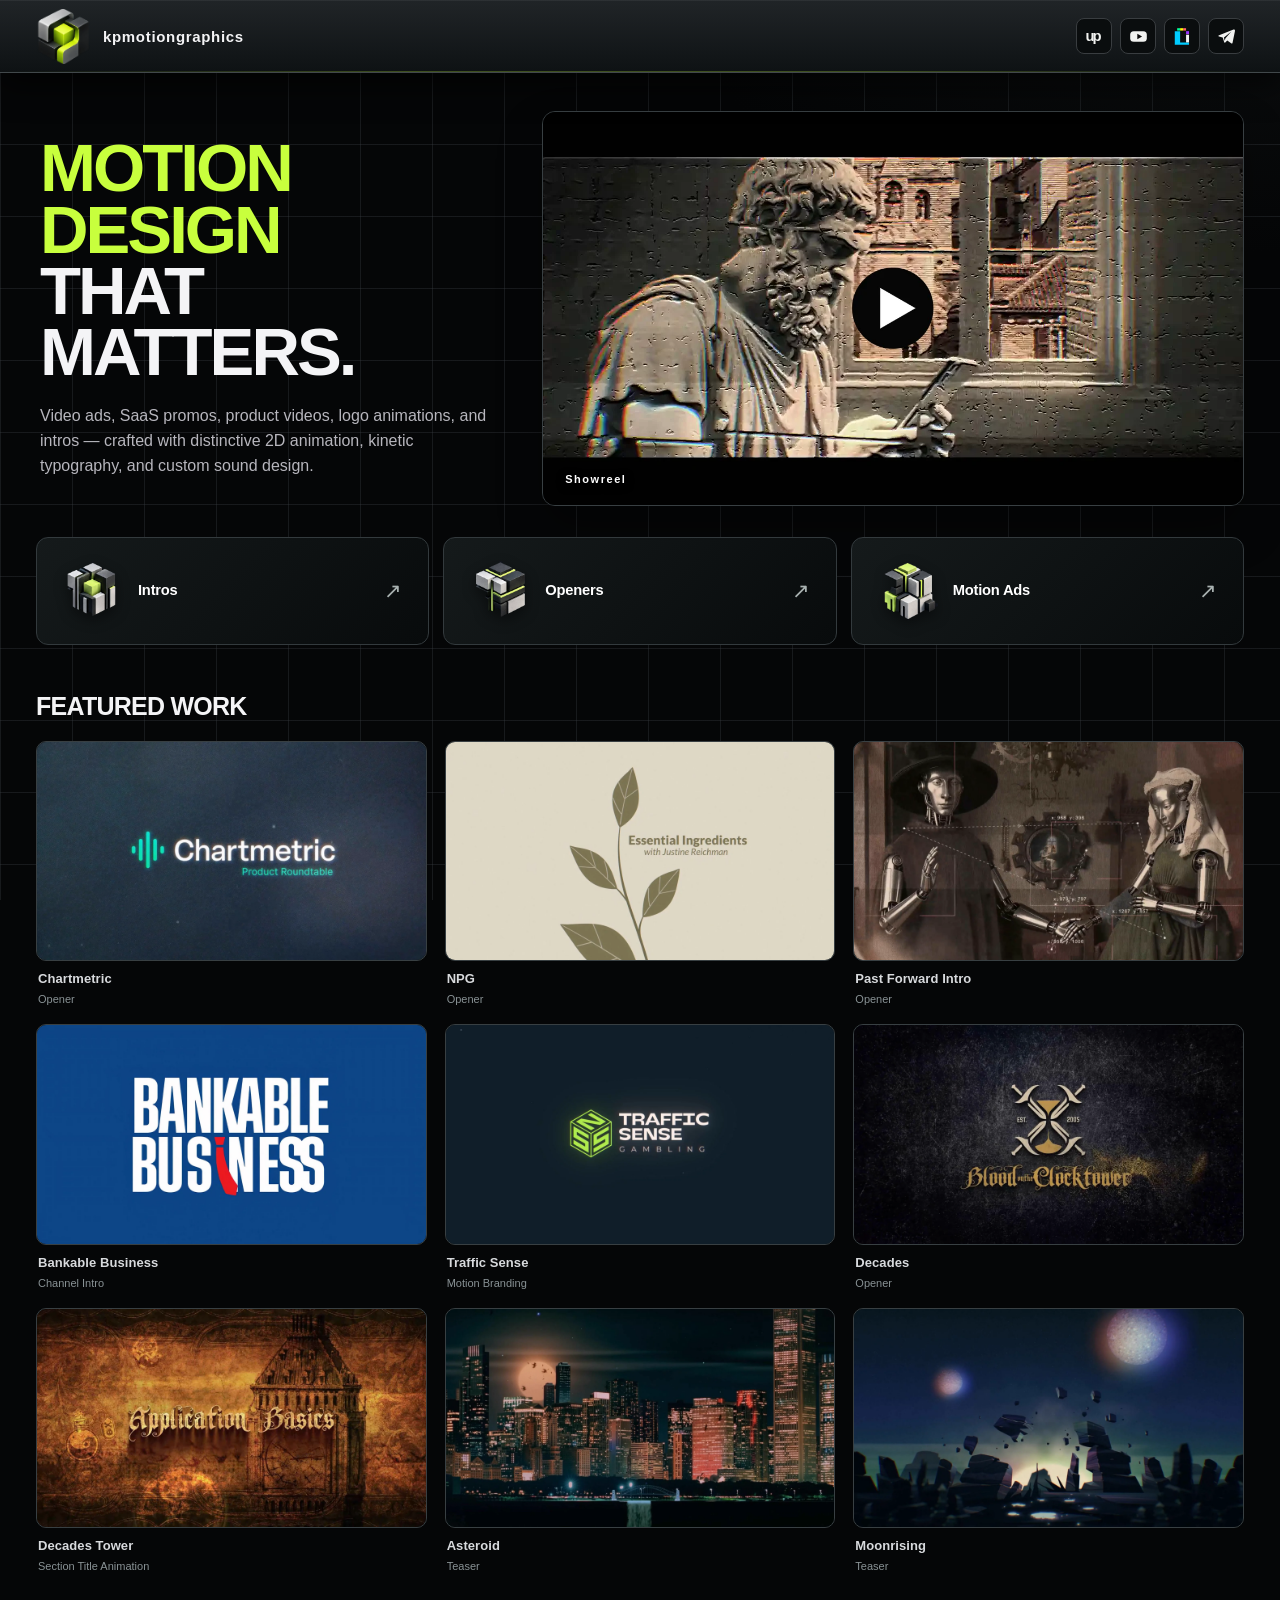
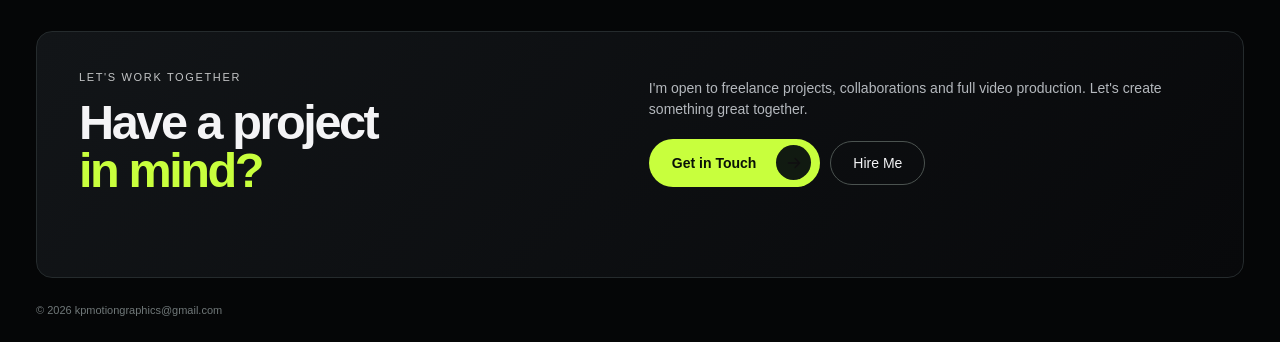
<file: index.html>
<!doctype html>
<html lang="en">
<head>
  <meta charset="utf-8">
  <meta name="viewport" content="width=device-width, initial-scale=1">
  <meta name="theme-color" content="#050607">
  <meta name="description" content="Motion design portfolio">
  <title>KP — Motion Designer / Video Editor</title>
  <link rel="icon" type="image/webp" href="assets/images/brand-mark.webp?v=favicon-23">
  <link rel="stylesheet" href="style.css?v=hover-grid-72-24">
  <script src="content.js?v=19" defer></script>
  <script src="script.js?v=player-22" defer></script>
  <script src="work-links.js?v=20261113" defer></script>
</head>
<body data-page="home">
  
  <header class="site-header" id="site-header">
    <div class="site-header-inner">
      <a class="brand-link" href="index.html" aria-label="KP Motion — Home">
        <img class="brand-mark" src="assets/images/brand-mark.webp" alt="" width="52" height="52">
        <span id="header-brand">KP MOTION</span>
      </a>
      <nav class="header-socials" id="header-social-links" aria-label="External links"></nav>
    </div>
  </header>
<main class="page" id="top">
    <section class="hero" aria-labelledby="hero-title">
      <div class="hero-copy">
        <p class="eyebrow" id="hero-eyebrow" data-type-slot="heroEyebrow"></p>
        <h1 id="hero-title" data-type-slot="heroTitle"></h1>
        <p class="hero-summary" id="hero-summary" data-type-slot="heroSummary"></p>
      </div>
      <div id="showreel-slot"></div>
    </section>
    <section class="services" aria-label="Explore services" id="services"></section>
    <section class="featured" id="featured" aria-labelledby="featured-title">
      <div class="section-heading">
        <h2 id="featured-title" data-type-slot="featuredTitle"></h2>
      </div>
      <div id="work-list" class="masonry featured-masonry"></div>
      <p class="empty-projects" id="empty-projects" hidden></p>
    </section>
    <footer class="contact" id="contact">
      <div class="contact-title"><p class="eyebrow" id="contact-eyebrow" data-type-slot="contactEyebrow"></p><h2 id="contact-heading" data-type-slot="contactTitle"></h2></div>
      <div class="contact-details"><p id="contact-description" data-type-slot="contactDescription"></p><div class="contact-actions"><a id="contact-link" href="#" class="contact-button" target="_blank" rel="noopener noreferrer"><span id="contact-button-label" data-type-slot="contactButton"></span><span class="contact-button-icon"><img src="assets/icons/arrow.svg" alt="" aria-hidden="true" class="ui-icon"></span></a><a id="contact-link-2" href="#" class="contact-button-secondary" target="_blank" rel="noopener noreferrer" hidden></a></div></div>
      <div class="contact-art" aria-hidden="true"></div>
    </footer>
    <p class="smallprint" id="smallprint" data-type-slot="footer"></p>
  </main>
  <div class="modal" id="video-modal" role="dialog" aria-modal="true" aria-label="Video" hidden>
    <div class="modal-backdrop" data-close="true"></div>
    <button class="modal-close" type="button" aria-label="Close video" data-close="true"></button>
    <div class="modal-panel">
      <video id="modal-player" loop playsinline preload="none" disablepictureinpicture disableremoteplayback tabindex="-1"></video>
      <div class="modal-progress" id="modal-progress" role="progressbar" aria-label="Video progress" aria-valuemin="0" aria-valuemax="100" aria-valuenow="0"><div class="modal-progress-fill" id="modal-progress-fill"></div></div>
      <div class="modal-details" id="modal-details" aria-live="off">
        <div class="modal-work-title" id="modal-title"></div>
        <p class="modal-work-description" id="modal-description"></p>
      </div>
    </div>
  </div>
</body>
</html>
</file>
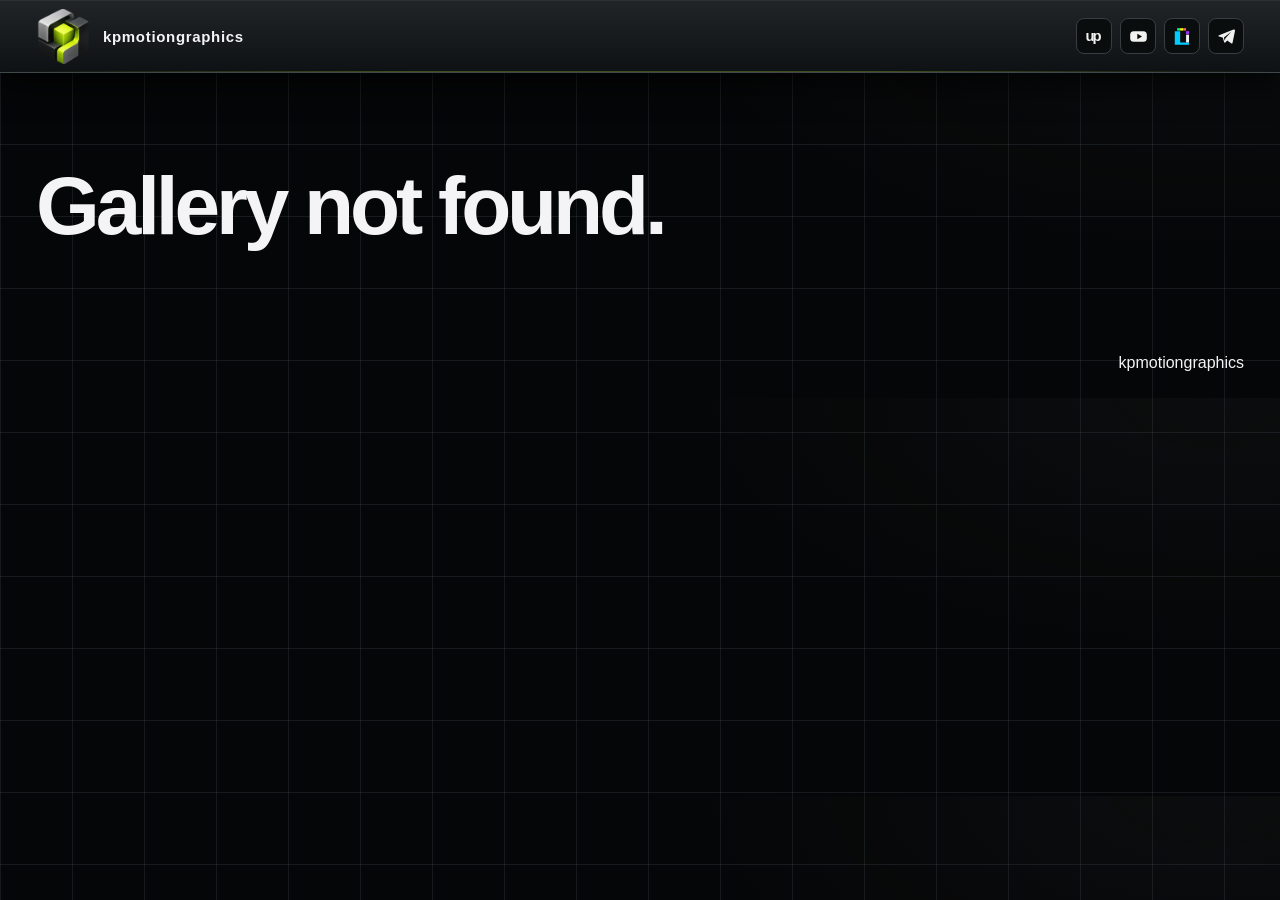
<file: category.html>
<!doctype html>
<html lang="en"><head>
<meta charset="utf-8"><meta name="viewport" content="width=device-width, initial-scale=1"><meta name="theme-color" content="#050607">
<meta name="description" content="KP Motion category portfolio"><title>Gallery | KP Motion</title>
<link rel="icon" type="image/webp" href="assets/images/brand-mark.webp?v=favicon-23"><link rel="stylesheet" href="style.css?v=hover-grid-72-24">
<script src="content.js?v=19" defer></script><script src="script.js?v=player-22" defer></script>
  <script src="work-links.js?v=20261113" defer></script>
</head>
<body data-page="category">

  <header class="site-header" id="site-header">
    <div class="site-header-inner">
      <a class="brand-link" href="index.html" aria-label="KP Motion — Home">
        <img class="brand-mark" src="assets/images/brand-mark.webp" alt="" width="52" height="52">
        <span id="header-brand">KP MOTION</span>
      </a>
      <nav class="header-socials" id="header-social-links" aria-label="External links"></nav>
    </div>
  </header>
<main class="page category-page">
  <header class="category-top"><span class="brand-label" id="brand-top">KP MOTION</span></header>
  <div class="category-head"><p class="eyebrow" id="category-eyebrow" data-type-slot="galleryEyebrow">SELECTED PROJECTS / FULL GALLERY</p><h1 id="category-title" data-type-slot="galleryTitle"></h1><div class="category-sub"><p id="category-description" data-type-slot="galleryDescription"></p><span id="category-count" data-type-slot="galleryCounter"></span></div></div>
  <section id="category-gallery" class="masonry" aria-label="Category projects"></section>
  <p class="empty-projects" id="category-empty" hidden></p>
  <footer class="category-footer"><span id="brand-bottom">KP MOTION</span></footer>
</main>
<div class="modal" id="video-modal" role="dialog" aria-modal="true" aria-label="Video" hidden>
    <div class="modal-backdrop" data-close="true"></div>
    <button class="modal-close" type="button" aria-label="Close video" data-close="true"></button>
    <div class="modal-panel">
      <video id="modal-player" loop playsinline preload="none" disablepictureinpicture disableremoteplayback tabindex="-1"></video>
      <div class="modal-progress" id="modal-progress" role="progressbar" aria-label="Video progress" aria-valuemin="0" aria-valuemax="100" aria-valuenow="0"><div class="modal-progress-fill" id="modal-progress-fill"></div></div>
      <div class="modal-details" id="modal-details" aria-live="off">
        <div class="modal-work-title" id="modal-title"></div>
        <p class="modal-work-description" id="modal-description"></p>
      </div>
    </div>
  </div>
</body></html>
</file>
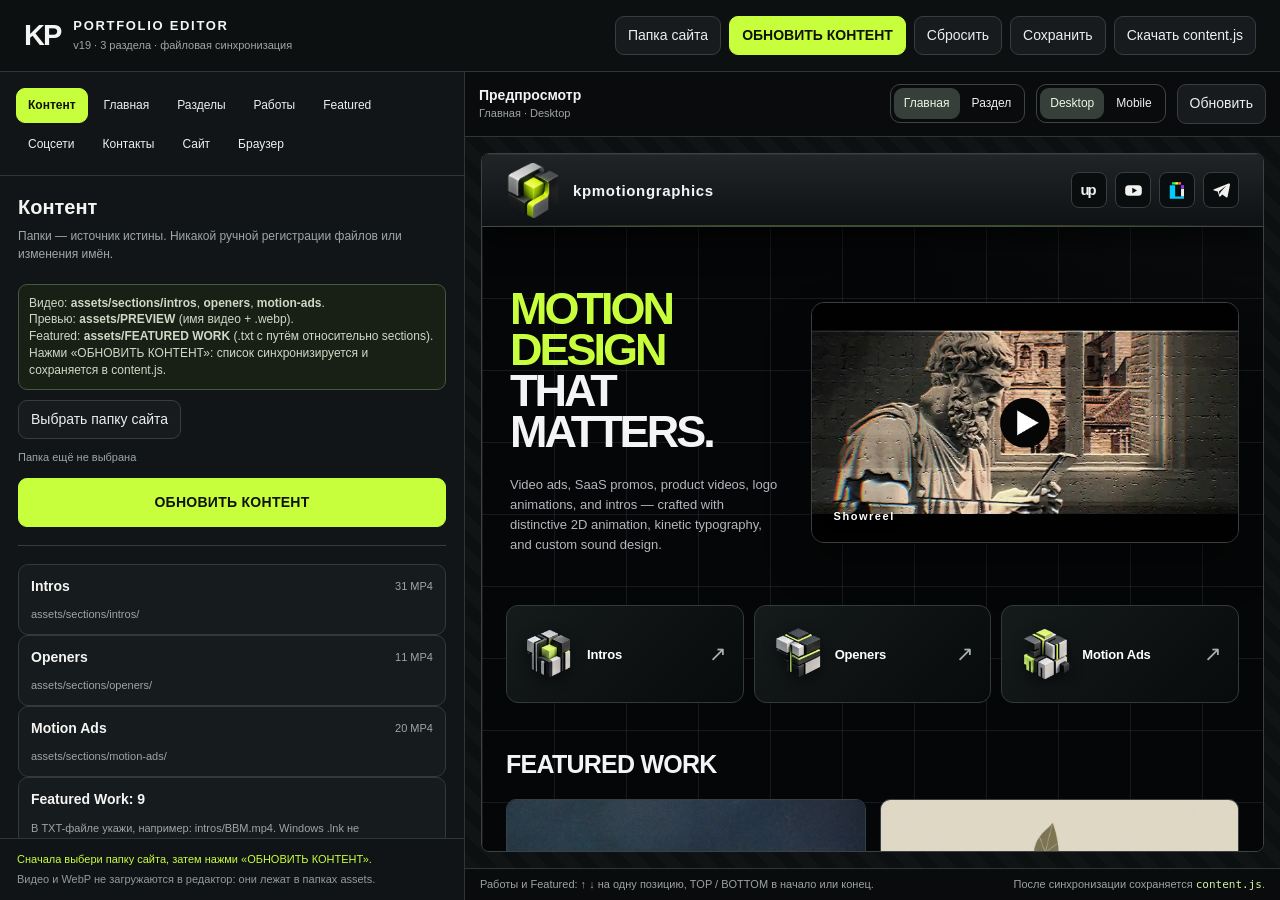
<file: editor.html>
<!doctype html><html lang="ru"><head><meta charset="utf-8"><meta name="viewport" content="width=device-width,initial-scale=1">
<title>KP Motion — Visual Editor v19</title><link rel="stylesheet" href="editor.css?v=19-topbottom-no-rise-20261112"><script src="content.js?v=descriptions-21" defer></script><script src="editor.js?v=descriptions-21" defer></script></head>
<body><header class="topbar"><div class="wordmark"><span class="mark">KP</span><div><strong>PORTFOLIO EDITOR</strong><small>v19 · 3 раздела · файловая синхронизация</small></div></div>
<div class="topactions"><button id="choose-folder-top" class="small secondary">Папка сайта</button><button id="sync-top" class="small primary">ОБНОВИТЬ КОНТЕНТ</button><button id="restore" class="small secondary">Сбросить</button><button id="save-folder" class="small secondary">Сохранить</button><button id="download" class="small secondary">Скачать content.js</button></div></header>
<div class="workspace"><aside class="sidebar"><nav class="tabs" aria-label="Настройки">
<button class="tab active" data-tab="sync">Контент</button><button class="tab" data-tab="hero">Главная</button><button class="tab" data-tab="categories">Разделы</button><button class="tab" data-tab="works">Работы</button><button class="tab" data-tab="featured">Featured</button><button class="tab" data-tab="socials">Соцсети</button><button class="tab" data-tab="contact">Контакты</button><button class="tab" data-tab="site">Сайт</button><button class="tab" data-tab="browser">Браузер</button></nav>
<div class="editor-panel" id="panel"></div><div class="side-foot"><p id="status" role="status">Сначала выбери папку сайта, затем нажми «ОБНОВИТЬ КОНТЕНТ».</p><p>Видео и WebP не загружаются в редактор: они лежат в папках assets.</p></div></aside>
<section class="preview-area"><div class="preview-top"><div class="preview-title"><b>Предпросмотр</b><span id="preview-caption">Главная · Desktop</span></div>
<div class="seg" role="group" aria-label="Страница"><button data-page="home" class="selected">Главная</button><button data-page="category">Раздел</button></div><select id="preview-category" aria-label="Категория" hidden></select>
<div class="seg" role="group" aria-label="Экран"><button data-viewport="desktop" class="selected">Desktop</button><button data-viewport="mobile">Mobile</button></div>
<button id="reload-preview" class="small secondary">Обновить</button></div>
<div class="preview-shell"><iframe id="preview" title="Предпросмотр портфолио" src="index.html?preview=19"></iframe></div>
<div class="preview-foot"><span>Работы и Featured: ↑ ↓ на одну позицию, TOP / BOTTOM в начало или конец.</span><span>После синхронизации сохраняется <code>content.js</code>.</span></div></section></div></body></html>
</file>
<file: style.css>
/* KP Motion v19 — responsive portfolio with Featured Masonry. */
:root{color-scheme:dark;--bg:#050607;--surface:#111517;--white:#f4f4f6;--muted:#aeb2b6;--line:#30363a;--accent:#C8FF3D}
*{box-sizing:border-box}html{scroll-behavior:auto}body{margin:0;background:radial-gradient(ellipse 55% 340px at 95% 0%,#1c212244,transparent 75%),var(--bg);color:var(--white);font-family:Inter,Arial,Helvetica,sans-serif;-webkit-font-smoothing:antialiased}body.modal-open{overflow:hidden}[hidden]{display:none!important}
a{color:inherit;text-decoration:none}button{font:inherit}a:focus-visible,button:focus-visible{outline:2px solid var(--accent);outline-offset:4px}
/* Sticky brand bar: existing external links move here from Hero. */
/* Distinct graphite sticky header, deliberately separated from the page. */
.site-header{position:sticky;top:0;z-index:200;width:100%;isolation:isolate;background:linear-gradient(180deg,rgba(33,37,40,.985),rgba(14,18,20,.99));-webkit-backdrop-filter:blur(18px);backdrop-filter:blur(18px);border-bottom:1px solid #41484B;box-shadow:0 12px 32px rgba(0,0,0,.62),inset 0 1px 0 rgba(244,244,246,.055)}
.site-header::after{content:"";position:absolute;pointer-events:none;bottom:0;left:0;right:0;height:1px;background:linear-gradient(90deg,transparent 0%,rgba(200,255,61,.26) 32%,rgba(200,255,61,.26) 68%,transparent 100%)}
.site-header-inner{width:min(calc(100% - 72px),1250px);margin:0 auto;min-height:72px;display:flex;align-items:center;justify-content:space-between;gap:20px}
.brand-link{display:inline-flex;align-items:center;gap:12px;min-width:0;flex-shrink:0;color:#F4F4F6;font-size:15px;font-weight:750;letter-spacing:.045em;white-space:nowrap}
.brand-link:hover{color:#C8FF3D}
.brand-mark{width:55px;height:55px;object-fit:contain;display:block;flex:none}
.header-socials{display:flex;flex-wrap:wrap;align-items:center;justify-content:flex-end;gap:8px}
.header-socials .social{width:36px;height:36px;border-radius:8px}
.header-socials .social-icon{width:19px;height:19px}
.page{width:min(calc(100% - 72px),1250px);margin:0 auto;padding:38px 0 26px}
.hero{display:grid;grid-template-columns:minmax(0,.65fr) minmax(0,1fr);gap:50px;align-items:center}.hero-copy{min-width:0;padding-left:4px}.eyebrow{margin:0;color:#c3c5c6;font-size:11px;letter-spacing:.15em;line-height:1.4}.hero h1{font-size:clamp(45px,5.25vw,var(--ty-heroTitle-size,72px));font-weight:var(--ty-heroTitle-weight,800);line-height:var(--ty-heroTitle-line,.91);letter-spacing:var(--ty-heroTitle-spacing,-3px);color:var(--ty-heroTitle-color,var(--white));margin:18px 0 22px}.hero h1 em,.contact h2 em{font-style:normal;color:var(--accent)}
.hero-summary{font-size:clamp(13px,1.3vw,var(--ty-heroSummary-size,16px));line-height:1.55;color:var(--ty-heroSummary-color,#b7b6bd);margin:0 0 19px}.socials{display:flex;gap:9px;flex-wrap:wrap}.social{display:grid;place-items:center;width:41px;height:41px;border:1px solid #393d40;border-radius:9px;background:#0a0d0e;transition:background .2s,border-color .2s}.social:hover{border-color:var(--accent);background:#1a2119}.social-icon{width:21px;height:21px;object-fit:contain}.social-fallback{font-size:10px;font-weight:750;color:var(--accent)}
.hero-video,.gallery-card{position:relative;display:block;isolation:isolate;padding:0;overflow:hidden;cursor:pointer;background:#121719;border:1px solid #383f42;color:var(--white);transition:border-color .65s,box-shadow .65s}.hero-video:hover,.gallery-card:hover{border-color:var(--accent);box-shadow:0 0 0 1px #C8FF3D33,0 8px 28px #0005}
.hero-video{width:100%;aspect-ratio:16/9;border-radius:13px;box-shadow:0 22px 45px #0005}/* Showreel remains a 16:9 cover. Gallery images retain their own native proportions. */
.hero-video img{width:100%;height:100%;display:block;object-fit:cover;position:absolute;inset:0}
.gallery-card > img{position:static;display:block;width:100%;height:auto;aspect-ratio:auto;object-fit:contain}.hero-video:disabled{cursor:default}
/* Solid lime Play triangle, no outline, circle or transparency. */
.play-icon{display:block;position:absolute;z-index:2;top:50%;left:50%;width:22px;height:25px;transform:translate(-50%,-50%) scale(1);clip-path:polygon(0 0,100% 50%,0 100%);background:var(--accent);filter:drop-shadow(0 3px 9px #000b);pointer-events:none;transition:transform .7s cubic-bezier(.22,1,.36,1),filter .7s ease}
.hero-video .play-icon{width:26px;height:29px}
.gallery-card .play-icon{width:23px;height:26px}
.hero-video:hover .play-icon,.hero-video:focus-visible .play-icon,.gallery-card:hover .play-icon,.gallery-card:focus-visible .play-icon{transform:translate(-50%,-50%) scale(1.38);filter:drop-shadow(0 0 12px #C8FF3D8a)}
.showreel-label{position:absolute;bottom:20px;left:22px;z-index:2;font-size:11px;font-weight:700;letter-spacing:.14em;color:#fff;text-shadow:0 2px 10px #000}
/* Category navigation: half the height of the previous wide image-card layout. */
.services{display:grid;grid-template-columns:repeat(var(--cols,3),minmax(0,1fr));gap:14px;margin:31px 0 0}.service-card{position:relative;min-width:0;height:108px;border:1px solid #333a3d;background:linear-gradient(135deg,#151a1b,#080b0c);border-radius:12px;overflow:hidden;display:flex;align-items:center;gap:15px;padding:0 26px;isolation:isolate;transition:border-color .65s,box-shadow .65s}
.service-card:hover{border-color:var(--accent);box-shadow:0 0 22px #C8FF3D19}.service-icon{position:relative;z-index:1;flex:0 0 60px;width:60px;height:70px;display:grid;place-items:center;background:transparent;border:0}.service-cube{display:block;width:100%;height:100%;object-fit:contain;filter:drop-shadow(0 5px 7px #0007)}.service-title{font-family:Inter,Arial,sans-serif;font-weight:var(--ty-categoryTitle-weight,600);font-size:clamp(13px,1.15vw,17px);line-height:1.2;color:var(--ty-categoryTitle-color,#fff);letter-spacing:-.015em;z-index:1}.service-arrow{margin-left:auto;font-size:21px;color:#a9b2b1;z-index:1}
.featured{margin-top:47px}.section-heading{display:flex;gap:18px;align-items:center;margin-bottom:20px}.section-heading h2{white-space:nowrap;font-size:var(--ty-featuredTitle-size,25px);font-weight:760;letter-spacing:-.03em;margin:0}
/* Featured and categories: image plus discreet caption, natural poster ratios. */
.featured-masonry{display:grid;grid-template-columns:repeat(3,minmax(0,1fr));gap:16px}
.masonry-column{display:flex;min-width:0;flex-direction:column;gap:18px;align-self:start}
.featured-masonry .masonry-column{gap:16px}
.masonry-column .gallery-card{margin:0;break-inside:auto}
/* All category and Featured posters now use the source image aspect ratio. */
.category-top,.category-footer{display:flex;justify-content:space-between;align-items:center;gap:15px}.category-top{padding-top:2px}.category-footer{margin-top:60px;padding-top:22px;}.back-link{display:inline-flex;gap:10px;align-items:center;font-size:12px;font-weight:650;letter-spacing:.04em;color:#eee}.back-link:hover{color:var(--accent)}.ui-icon{width:18px;height:18px;object-fit:contain}.brand-label{color:#909698;font-size:12px;font-weight:700;letter-spacing:.1em}.category-head{margin:54px 0 25px}.category-head h1{font-size:clamp(48px,6.5vw,var(--ty-galleryTitle-size,82px));line-height:1;letter-spacing:-.05em;margin:16px 0 16px}.category-sub{display:flex;justify-content:space-between;gap:20px;color:#a8aeaf;font-size:14px}.category-sub p{max-width:720px;margin:0;line-height:1.55}.category-sub span{white-space:nowrap;font-size:11px;letter-spacing:.1em}.masonry{display:grid;grid-template-columns:repeat(3,minmax(0,1fr));gap:18px}.gallery-card{width:100%;height:auto;min-height:0;border-radius:10px;break-inside:avoid;margin:0 0 18px;vertical-align:top}.empty-projects{color:#9aa2a3}
/* Bottom block */
.contact{position:relative;margin-top:56px;display:grid;grid-template-columns:1fr 1.05fr;align-items:center;gap:44px;padding:38px 42px;border:1px solid #252b2d;border-radius:16px;background:linear-gradient(130deg,#121518,#08090b);overflow:hidden}.contact-title{padding-right:32px}.contact h2{font-weight:750;font-size:clamp(35px,3.8vw,var(--ty-contactTitle-size,50px));line-height:1;letter-spacing:-.05em;margin:12px 0 0}.contact-details{position:relative;z-index:1}.contact-details p{color:#b4b8bd;font-size:var(--ty-contactSummary-size,14px);line-height:1.5;margin:0 0 19px}.contact-actions{display:flex;align-items:center;flex-wrap:wrap;gap:10px}.contact-button{display:inline-flex;align-items:center;gap:20px;padding:6px 9px 6px 23px;min-height:48px;border-radius:40px;background:var(--accent);color:#091107;font-size:14px;font-weight:720}.contact-button-icon{width:35px;height:35px;display:grid;place-items:center;border-radius:50%;background:#111a11}.contact-button-icon img{filter:invert(1)}.contact-button-secondary{display:inline-flex;padding:13px 22px;border:1px solid #4b5350;border-radius:40px;font-size:14px}.contact-button-secondary:hover{border-color:var(--accent)}.smallprint{font-size:11px;color:#707879;margin:26px 0 0}
/* Minimal player: tiny Close cross and a 2px passive progress line. */
.modal{position:fixed;inset:0;z-index:1000;display:flex;align-items:center;justify-content:center;padding:0;background:#000}
.modal-backdrop{position:absolute;inset:0;background:#000}
.modal-close{position:absolute;z-index:3;top:max(12px,env(safe-area-inset-top));right:max(12px,env(safe-area-inset-right));display:grid;place-items:center;width:36px;height:36px;border:0;border-radius:50%;padding:0;background:rgba(14,18,20,.46);color:rgba(244,244,246,.78);cursor:pointer;transition:color .2s,background .2s}
.modal-close::before,.modal-close::after{content:"";position:absolute;top:50%;left:50%;width:15px;height:1.5px;background:currentColor;border-radius:2px;transform:translate(-50%,-50%) rotate(45deg);pointer-events:none}
.modal-close::after{transform:translate(-50%,-50%) rotate(-45deg)}
.modal-close:hover,.modal-close:focus-visible{color:var(--accent);background:#212528}
.modal-panel{position:relative;z-index:1;display:flex;flex-direction:column;align-items:center;justify-content:center;gap:0;width:auto;max-width:100vw;max-height:100dvh;margin:0;padding:0;background:transparent;border:0;border-radius:0;box-shadow:none;overflow:hidden}
#modal-player{display:block;width:auto;height:auto;max-width:calc(100vw - 32px);max-height:calc(100dvh - 130px);background:transparent;object-fit:contain;outline:none}
.modal-progress{width:100%;height:2px;margin-top:5px;overflow:hidden;background:rgba(244,244,246,.16);border-radius:2px;flex:none;pointer-events:none}
.modal-progress-fill{width:100%;height:100%;background:rgba(200,255,61,.8);transform-origin:left center;transform:scaleX(0);will-change:transform}
.modal-details{width:min(100%,680px);margin-top:15px;padding:0 2px 3px;text-align:left;max-height:90px;overflow:hidden}
.modal-work-title{font-size:14px;line-height:1.35;font-weight:650;color:#f4f4f6;overflow-wrap:anywhere}
.modal-work-description{font-size:12px;line-height:1.45;color:#989fa2;margin:5px 0 0;display:-webkit-box;-webkit-line-clamp:2;-webkit-box-orient:vertical;overflow:hidden;overflow-wrap:anywhere}
@media(max-width:960px){.page{width:min(calc(100% - 48px),1250px);padding-top:44px}.hero{gap:26px}.services{gap:10px}.service-card{padding:0 16px;height:98px;gap:10px}.service-icon{width:54px;height:65px;flex-basis:54px}.masonry{grid-template-columns:repeat(2,minmax(0,1fr));gap:14px}.masonry-column{gap:14px}.featured-masonry{grid-template-columns:repeat(2,minmax(0,1fr));gap:14px}.featured-masonry .masonry-column{gap:14px}}
@media(max-width:700px){.page{width:min(calc(100% - 36px),550px);padding-top:31px}.hero{display:flex;flex-direction:column;gap:24px;align-items:stretch}.hero-copy{padding:0}.hero h1{font-size:clamp(43px,9vw,var(--ty-heroTitle-mobile,55px))}.hero-summary{font-size:var(--ty-heroSummary-mobile,14px)}.services{grid-template-columns:1fr;gap:9px;margin-top:24px}.service-card{height:84px;padding:0 18px}.service-icon{width:48px;height:58px;flex-basis:48px}.service-title{font-size:15px}.featured{margin-top:40px}.featured-masonry{grid-template-columns:1fr}.section-heading h2{font-size:22px}.masonry{grid-template-columns:1fr}.category-head{margin-top:37px}.category-head h1{font-size:clamp(44px,11vw,var(--ty-galleryTitle-mobile,51px))}.category-sub{display:block}.category-sub span{display:block;margin-top:15px}.contact{grid-template-columns:1fr;gap:18px;padding:26px;margin-top:37px}.contact-title{border:0;padding:0}.contact h2{font-size:clamp(34px,8vw,var(--ty-contactTitle-mobile,39px))}.contact-details p{font-size:13px}}

/* Sticky header responsive sizing. */
@media(max-width:960px){.site-header-inner{width:min(calc(100% - 48px),1250px)}}
@media(max-width:700px){.site-header-inner{width:min(calc(100% - 36px),550px);min-height:62px;gap:8px}.brand-mark{width:40px;height:40px}.brand-link{gap:6px;font-size:12px;letter-spacing:0}.header-socials{gap:5px}.header-socials .social{width:31px;height:31px;border-radius:6px}.header-socials .social-icon{width:17px;height:17px}.page{padding-top:22px}}
@media(max-width:390px){.brand-link{font-size:11px}.brand-mark{width:34px;height:34px}.header-socials .social{width:27px;height:29px}.header-socials .social-icon{width:15px;height:15px}.header-socials{gap:3px}}


/* Posters remain at full brightness; give hover a more noticeable motion/contrast response. */
.gallery-card > img{filter:none;transition:transform .78s cubic-bezier(.22,1,.36,1)}
.gallery-card:hover > img,.gallery-card:focus-visible > img{transform:scale(1.045)}
.gallery-card:hover,.gallery-card:focus-visible{box-shadow:0 0 0 1px #C8FF3D77,0 10px 32px #0008,0 0 22px #C8FF3D22}
@media(prefers-reduced-motion:reduce){.gallery-card > img,.play-icon{transition:none}}

/* TECHNICAL GRID: fixed 72px spacing, 1px strokes.
   Only the grid lines near the cursor receive lime light.
   There is no scroll listener, no full-screen halo, no idle animation loop. */
.technical-grid-bg {
  position: fixed;
  inset: 0;
  z-index: 0;
  overflow: hidden;
  pointer-events: none;
  --cursor-x: -1000px;
  --cursor-y: -1000px;
}
.technical-grid-lines,
.technical-grid-highlight {
  position: absolute;
  inset: 0;
  pointer-events: none;
  background-size: 72px 72px;
  background-position: 0 0;
}
.technical-grid-lines {
  background-image:
    linear-gradient(to right, rgba(58,65,69,.35) 1px, transparent 1px),
    linear-gradient(to bottom, rgba(58,65,69,.35) 1px, transparent 1px);
}
.technical-grid-highlight {
  /* Same 1px bright grid stroke, with a very subtle 1px fringe. */
  background-image:
    linear-gradient(to right, rgba(200,255,61,.96) 0 1px,
      rgba(200,255,61,.20) 1px 2px, transparent 2px),
    linear-gradient(to bottom, rgba(200,255,61,.96) 0 1px,
      rgba(200,255,61,.20) 1px 2px, transparent 2px);
  -webkit-mask-image: radial-gradient(circle 310px at var(--cursor-x) var(--cursor-y),
    #000 0%, rgba(0,0,0,.85) 24%, rgba(0,0,0,.4) 58%, transparent 100%);
  mask-image: radial-gradient(circle 310px at var(--cursor-x) var(--cursor-y),
    #000 0%, rgba(0,0,0,.85) 24%, rgba(0,0,0,.4) 58%, transparent 100%);
  opacity: 0;
  transition: opacity .2s ease-out;
}
.technical-grid-bg.has-pointer .technical-grid-highlight {opacity: 1;}
body > .page {position:relative;z-index:2;}
body > .site-header {z-index:200;}
body > .modal {z-index:1000;}
/* Mobile touch mode has no hover target. Reduced motion never disables glow. */
@media(max-width:700px) {.technical-grid-highlight {display:none;}}
@media(prefers-reduced-motion:reduce) {.technical-grid-highlight {transition:none;}}

/* Under-preview metadata: visible but deliberately secondary to the artwork. */
.project-tile{min-width:0;align-self:start}
.project-tile .gallery-card{display:block;width:100%;margin:0}
.project-meta{padding:10px 2px 0;overflow-wrap:anywhere}
.project-title{font-size:13px;font-weight:600;line-height:1.3;letter-spacing:.005em;color:#d8dadd}
.project-description{margin:4px 0 0;color:#899295;font-size:11px;font-weight:400;line-height:1.45;display:-webkit-box;-webkit-line-clamp:2;-webkit-box-orient:vertical;overflow:hidden}
@media(max-width:700px){.project-meta{padding-top:9px}.project-title{font-size:13px}.project-description{font-size:11px}}

/* Uniform Showreel-inspired hover for all navigation and external links. */
.site-header a,.page a{
  transition:border-color .65s ease,box-shadow .65s ease,color .65s ease,background-color .65s ease;
}
.site-header a:hover,.site-header a:focus-visible,
.page a:hover,.page a:focus-visible,
.gallery-card:hover,.gallery-card:focus-visible{
  border-color:var(--accent);
  box-shadow:0 0 0 1px #C8FF3D33,0 8px 28px #0005;
}
.site-header .brand-link{border-radius:8px}
.site-header .brand-link:hover,.site-header .brand-link:focus-visible{color:var(--accent)}
.site-header .brand-mark,.site-header .social-icon,
.service-card .service-cube,.service-card .service-arrow,.contact-button-icon{
  transition:transform .7s cubic-bezier(.22,1,.36,1),filter .7s ease;
}
.site-header .brand-link:hover .brand-mark,.site-header .brand-link:focus-visible .brand-mark,
.site-header .social:hover .social-icon,.site-header .social:focus-visible .social-icon,
.service-card:hover .service-cube,.service-card:focus-visible .service-cube,
.contact-button:hover .contact-button-icon,.contact-button:focus-visible .contact-button-icon{
  transform:scale(1.12);
}
.service-card:hover .service-arrow,.service-card:focus-visible .service-arrow{transform:translate(3px,-3px)}
/* Keep the original right-aligned category branding after removing Home links. */
.category-top,.category-footer{justify-content:flex-end}
@media(prefers-reduced-motion:reduce){
  .site-header a,.page a,.site-header .brand-mark,.site-header .social-icon,
  .service-card .service-cube,.service-card .service-arrow,.contact-button-icon{transition:none}
}
.play-icon {
  display: none !important;
}
.category-top,
.category-head > .eyebrow,
.category-head .category-sub {
    display: none;
}

.category-head h1 {
    margin-top: 0;
}
</file>
<file: editor.css>
:root{color-scheme:dark;--bg:#090b0d;--panel:#121619;--border:#303538;--lime:#c8ff3d;--text:#f4f5f2;--sub:#9fa6a5}*{box-sizing:border-box}body{margin:0;background:var(--bg);color:var(--text);font:14px/1.4 Inter,Arial,sans-serif}button,input,textarea,select{font:inherit}button{cursor:pointer}button:focus-visible,input:focus-visible,select:focus-visible,textarea:focus-visible{outline:2px solid var(--lime);outline-offset:2px}button[disabled]{opacity:.4;cursor:not-allowed}button,.small{border:1px solid #393d42;background:#1d2225;color:#eee;border-radius:9px;padding:9px 12px;transition:background .2s,border-color .2s}button:hover{border-color:#778968;background:#242b2c}.primary{background:var(--lime)!important;color:#101309!important;border-color:var(--lime)!important;font-weight:700}.secondary{background:#171b1e}.topbar{height:72px;padding:10px 24px;background:#0d1011;display:flex;align-items:center;justify-content:space-between;border-bottom:1px solid var(--border);gap:20px}.wordmark{display:flex;gap:13px;align-items:center}.wordmark strong,.wordmark small{display:block}.wordmark strong{font-size:13px;letter-spacing:.13em}.wordmark small{color:var(--sub);font-size:11px;margin-top:3px}.mark{font-size:29px;font-weight:900;letter-spacing:-2px}.topactions{display:flex;gap:8px}.workspace{display:grid;grid-template-columns:minmax(330px,465px) minmax(0,1fr);height:calc(100vh - 72px)}.sidebar{min-height:0;display:flex;flex-direction:column;background:#111517;border-right:1px solid var(--border)}.tabs{display:flex;gap:4px;flex-wrap:wrap;padding:16px 16px 13px;border-bottom:1px solid var(--border)}.tab{font-size:12px;padding:8px 11px;background:transparent;border-color:transparent}.tab.active{color:#101309;background:var(--lime);border-color:var(--lime);font-weight:750}.editor-panel{padding:19px 18px 28px;overflow:auto;flex:1}.editor-panel h2{font-size:20px;line-height:1.2;margin:0 0 8px}.editor-panel h3{font-size:14px;line-height:1.3;margin:18px 0 10px}.intro{color:var(--sub);font-size:12px;line-height:1.5;margin:0 0 21px}.field{display:flex;flex-direction:column;gap:5px;margin:0 0 13px}.field>span,.field>label{font-size:11px;color:#afb6b3;font-weight:600;letter-spacing:.02em}.field input,.field textarea,.field select{width:100%;background:#090d0e;border:1px solid #3a4241;border-radius:8px;color:var(--text);padding:10px;min-height:39px}.field textarea{resize:vertical;min-height:72px;line-height:1.5}.field input[type=color]{padding:3px;min-height:39px;cursor:pointer}.field input[type=checkbox]{width:18px;height:18px;accent-color:var(--lime);min-height:0}.field input[type=number]{appearance:textfield}.field input:focus,.field textarea:focus,.field select:focus{border-color:#9bbf58}.field .hint{font-size:11px;color:#8e9792}.field.check{flex-direction:row;align-items:center;gap:10px;padding:7px 0}.field.check label{color:#e3e7e4;cursor:pointer;font-size:13px;letter-spacing:0}.pair{display:grid;grid-template-columns:1fr 1fr;gap:10px}.stack{display:flex;flex-direction:column;gap:9px}.tile{border:1px solid #333a39;background:#161b1d;border-radius:10px;padding:12px}.tile-head{display:flex;align-items:center;justify-content:space-between;gap:12px;margin-bottom:10px}.tile-head b{font-size:14px}.muted{font-size:11px;color:#9da7a3}.rowactions{display:flex;align-items:center;gap:6px}.rowactions button{font-size:11px;padding:5px 8px}.rowactions button.danger{color:#ffc1b8}.rowactions button:hover{background:#2b3430}.badge{color:#111609;background:var(--lime);border-radius:5px;padding:2px 6px;font-weight:700;font-size:10px}.line{height:1px;background:#333b3c;margin:18px 0}.pill{border:1px solid #444;border-radius:20px;padding:5px 9px;color:#aaa;font-size:11px}.addrow{display:flex;gap:7px;margin:12px 0;align-items:center}.addrow select{flex:1;min-width:0;background:#090d0e;color:#eee;border:1px solid #4b5351;border-radius:7px;padding:9px}.addrow button{white-space:nowrap}.side-foot{border-top:1px solid var(--border);padding:9px 17px;background:#111416}.side-foot p{margin:4px 0;font-size:11px;color:#929b9b}.side-foot #status{color:#c8ff3d}.preview-area{min-height:0;display:flex;flex-direction:column}.preview-top{border-bottom:1px solid var(--border);padding:12px 14px;display:flex;gap:11px;align-items:center;flex-wrap:wrap}.preview-title{margin-right:auto}.preview-title b,.preview-title span{display:block}.preview-title span{font-size:11px;color:#9ea6a2}.seg{display:flex;border:1px solid #3e4644;padding:3px;border-radius:10px;gap:2px}.seg button{padding:7px 10px;border:0;background:transparent;font-size:12px}.seg button.selected{background:#373f3b;color:#e7fae0}.preview-top select{background:#151a1c;border:1px solid #414746;border-radius:8px;padding:8px;color:#fff;max-width:170px}.preview-shell{flex:1;min-height:0;display:flex;justify-content:center;align-items:stretch;overflow:auto;padding:16px;background:repeating-linear-gradient(45deg,#101415 0 12px,#0c1011 12px 24px)}iframe{width:100%;height:100%;min-height:570px;border:1px solid #3b4242;border-radius:8px;background:#050607;transition:width .25s}iframe.mobile{width:390px;max-width:100%;flex-shrink:0}.preview-foot{display:flex;justify-content:space-between;gap:15px;border-top:1px solid var(--border);padding:8px 15px;color:#9ca3a1;font-size:11px}.preview-foot code{color:#d0f5a0}.icon-grid{display:grid;grid-template-columns:repeat(4,1fr);gap:8px}.icon-cell{text-align:center;background:#0b0e0f;border:1px solid #333b39;border-radius:8px;padding:11px 4px}.icon-cell img{width:26px;height:26px;object-fit:contain;display:block;margin:0 auto 8px}.icon-cell span{color:#aeb8b3;font-size:10px}.notice{background:#182015;border:1px solid #47583d;border-radius:9px;padding:10px;color:#cfd8c6;font-size:12px;margin:10px 0}.group{border:1px solid #303936;border-radius:9px;padding:12px;margin:0 0 13px}.group>strong{display:block;margin:0 0 10px}.swatch{display:flex;align-items:center;gap:9px}.swatch input[type=color]{width:70px;min-width:70px}.swatch input[type=text]{flex:1;min-width:0}@media(max-width:970px){.workspace{grid-template-columns:minmax(300px,385px) minmax(0,1fr)}.topbar{padding:10px 15px}.topbar .small{padding:8px}}@media(max-width:760px){.topbar{height:auto;flex-wrap:wrap;padding:12px}.topactions{width:100%;flex-wrap:wrap}.workspace{height:auto;display:block}.sidebar{max-height:none}.editor-panel{height:62vh;min-height:420px}.preview-area{min-height:650px}.preview-shell{height:600px}.preview-top{gap:8px}}

/* v17 · direct file selection */
.file-fields{display:grid;grid-template-columns:repeat(2,minmax(0,1fr));gap:10px;margin:10px 0}
.file-fields label,.file-pick{display:flex;flex-direction:column;gap:7px;color:#afb6b3;font-size:12px;min-width:0;margin:9px 0}
.file-fields input[type=file],.file-pick input[type=file]{display:block;width:100%;max-width:100%;font-size:12px;color:#d3ddd7;border:1px dashed #515953;border-radius:8px;background:#0b0f10;padding:10px}
.file-fields input[type=text],.file-fields input.file-name,.file-pick input.file-name{display:block;width:100%;background:#090d0e;border:1px solid #3a4241;color:#fff;border-radius:7px;padding:9px;min-width:0}
.tile details{margin-top:8px}.tile details summary,.manual-import summary{color:#c8ff3d;cursor:pointer;font-size:12px;padding:7px 0}
.manual-import{border:1px solid #303936;padding:10px;border-radius:9px;margin-top:19px}
#site-folder-name{margin:9px 0 14px;word-break:break-word}
@media(max-width:650px){.file-fields{grid-template-columns:1fr}}
/* v18: compact controls, no media upload UI. */
.sync-button{display:block;width:100%;margin:12px 0 16px;padding:14px 12px;font-size:14px;letter-spacing:.02em}
.tile-summary{display:flex;align-items:center;justify-content:space-between;gap:12px}
.tile-summary .muted{text-align:right}
.topactions{flex-wrap:wrap;justify-content:flex-end}
@media(max-width:1180px){.topbar{height:auto;min-height:72px}.workspace{height:calc(100vh - 100px)}}

/* Work ordering: compact TOP / UP / DOWN / BOTTOM controls. */
.tile-head > div:first-child{min-width:0;flex:1}
.tile-head > div:first-child b,.tile-head > div:first-child .muted{overflow-wrap:anywhere}
.rowactions{flex:0 0 auto;display:flex;flex-wrap:wrap;justify-content:flex-end;gap:4px;max-width:190px}
.rowactions button{font-size:10px;min-width:28px;padding:6px 6px;white-space:nowrap}
@media(max-width:410px){.tile-head{flex-wrap:wrap;align-items:flex-start}.rowactions{max-width:100%;width:100%;justify-content:flex-start}}
</file>
